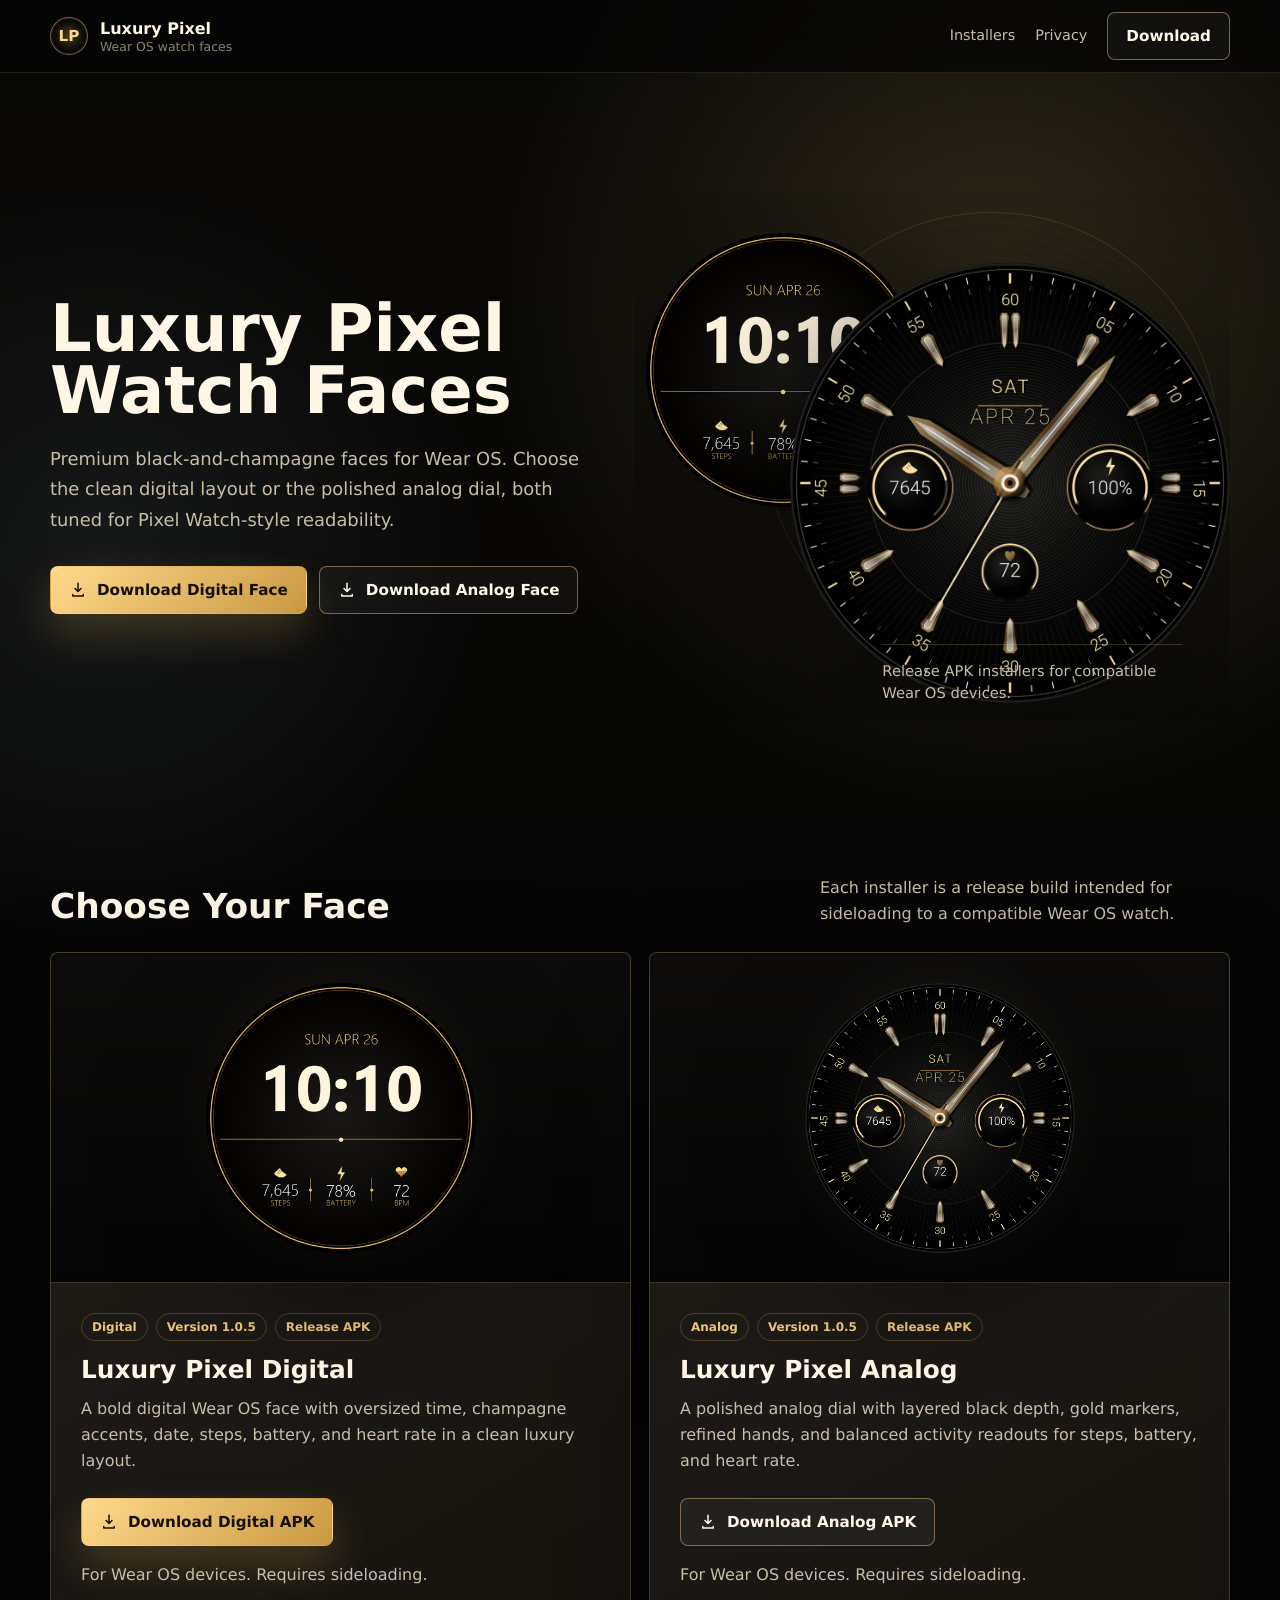
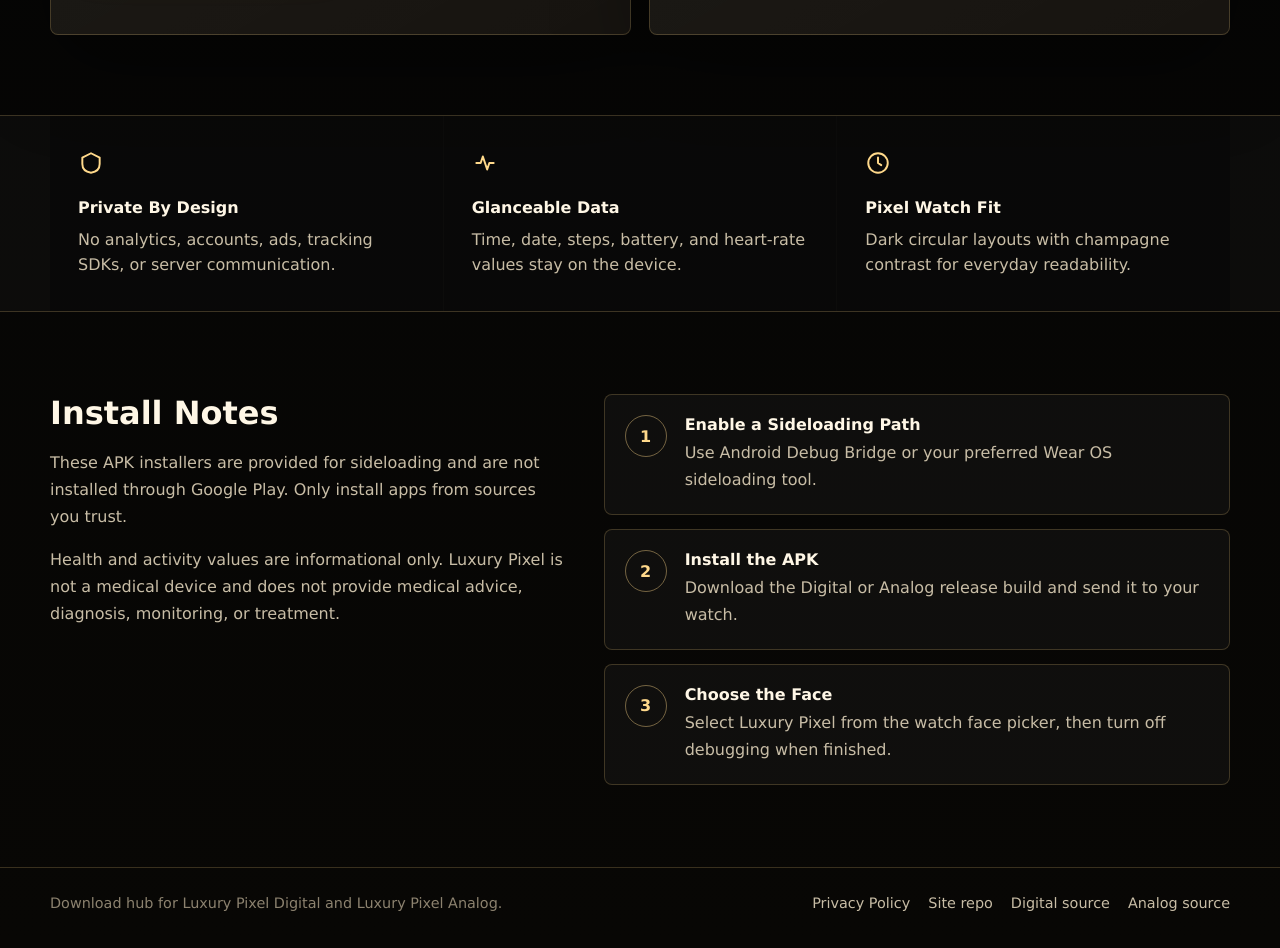
<file: index.html>
<!doctype html>
<html lang="en">
<head>
  <meta charset="utf-8">
  <meta name="viewport" content="width=device-width, initial-scale=1">
  <title>Luxury Pixel Watch Faces</title>
  <meta name="description" content="Download Luxury Pixel Digital and Luxury Pixel Analog installers for Wear OS.">
  <meta property="og:title" content="Luxury Pixel Watch Faces">
  <meta property="og:description" content="Premium black-and-champagne Wear OS faces with digital and analog installers.">
  <meta property="og:image" content="assets/app-icon.png">
  <link rel="icon" href="assets/app-icon.png">
  <link rel="stylesheet" href="styles.css">
</head>
<body>
  <header class="site-header">
    <nav class="nav" aria-label="Primary navigation">
      <a class="brand" href="./" aria-label="Luxury Pixel home">
        <span class="brand-mark" aria-hidden="true">LP</span>
        <span class="brand-text">
          <span class="brand-title">Luxury Pixel</span>
          <span class="brand-subtitle">Wear OS watch faces</span>
        </span>
      </a>
      <div class="nav-links">
        <a href="#installers">Installers</a>
        <a href="privacy.html">Privacy</a>
        <a class="button button-secondary" href="#installers">Download</a>
      </div>
    </nav>
  </header>

  <main>
    <section class="page-section hero" aria-labelledby="hero-title">
      <div class="hero-copy">
        <h1 id="hero-title">Luxury Pixel Watch Faces</h1>
        <p>
          Premium black-and-champagne faces for Wear OS. Choose the clean digital layout
          or the polished analog dial, both tuned for Pixel Watch-style readability.
        </p>
        <div class="hero-actions" aria-label="Primary downloads">
          <a class="button button-primary" href="installers/luxury-pixel-digital.apk" download>
            <svg viewBox="0 0 24 24" aria-hidden="true">
              <path d="M12 3v11m0 0 4-4m-4 4-4-4M5 18v2h14v-2" fill="none" stroke="currentColor" stroke-width="2" stroke-linecap="round" stroke-linejoin="round"/>
            </svg>
            Download Digital Face
          </a>
          <a class="button button-secondary" href="installers/luxury-pixel-analog.apk" download>
            <svg viewBox="0 0 24 24" aria-hidden="true">
              <path d="M12 3v11m0 0 4-4m-4 4-4-4M5 18v2h14v-2" fill="none" stroke="currentColor" stroke-width="2" stroke-linecap="round" stroke-linejoin="round"/>
            </svg>
            Download Analog Face
          </a>
        </div>
      </div>
      <div class="hero-stage" aria-hidden="true">
        <div class="watch-orbit"></div>
        <img class="watch-preview digital" src="assets/digital-preview.png" alt="">
        <img class="watch-preview analog" src="assets/analog-preview.png" alt="">
        <p class="hero-note">Release APK installers for compatible Wear OS devices.</p>
      </div>
    </section>

    <section class="page-section installers" id="installers" aria-labelledby="installers-title">
      <div class="section-heading">
        <h2 id="installers-title">Choose Your Face</h2>
        <p>Each installer is a release build intended for sideloading to a compatible Wear OS watch.</p>
      </div>

      <div class="installer-grid">
        <article class="installer-card">
          <div class="card-media">
            <img src="assets/digital-preview.png" alt="Luxury Pixel Digital watch face preview">
          </div>
          <div class="card-body">
            <div class="meta-row">
              <span class="meta">Digital</span>
              <span class="meta">Version 1.0.5</span>
              <span class="meta">Release APK</span>
            </div>
            <h3>Luxury Pixel Digital</h3>
            <p>
              A bold digital Wear OS face with oversized time, champagne accents, date,
              steps, battery, and heart rate in a clean luxury layout.
            </p>
            <div class="card-actions">
              <a class="button button-primary" href="installers/luxury-pixel-digital.apk" download>
                <svg viewBox="0 0 24 24" aria-hidden="true">
                  <path d="M12 3v11m0 0 4-4m-4 4-4-4M5 18v2h14v-2" fill="none" stroke="currentColor" stroke-width="2" stroke-linecap="round" stroke-linejoin="round"/>
                </svg>
                Download Digital APK
              </a>
            </div>
            <p class="fine-print">For Wear OS devices. Requires sideloading.</p>
          </div>
        </article>

        <article class="installer-card">
          <div class="card-media">
            <img src="assets/analog-preview.png" alt="Luxury Pixel Analog watch face preview">
          </div>
          <div class="card-body">
            <div class="meta-row">
              <span class="meta">Analog</span>
              <span class="meta">Version 1.0.5</span>
              <span class="meta">Release APK</span>
            </div>
            <h3>Luxury Pixel Analog</h3>
            <p>
              A polished analog dial with layered black depth, gold markers, refined hands,
              and balanced activity readouts for steps, battery, and heart rate.
            </p>
            <div class="card-actions">
              <a class="button button-secondary" href="installers/luxury-pixel-analog.apk" download>
                <svg viewBox="0 0 24 24" aria-hidden="true">
                  <path d="M12 3v11m0 0 4-4m-4 4-4-4M5 18v2h14v-2" fill="none" stroke="currentColor" stroke-width="2" stroke-linecap="round" stroke-linejoin="round"/>
                </svg>
                Download Analog APK
              </a>
            </div>
            <p class="fine-print">For Wear OS devices. Requires sideloading.</p>
          </div>
        </article>
      </div>
    </section>

    <section class="details-band" aria-label="Highlights">
      <div class="page-section details">
        <div class="detail">
          <svg viewBox="0 0 24 24" aria-hidden="true">
            <path d="M12 3 4 7v6c0 4.4 3.1 7.3 8 8 4.9-.7 8-3.6 8-8V7l-8-4Z" fill="none" stroke="currentColor" stroke-width="1.8" stroke-linejoin="round"/>
          </svg>
          <h3>Private By Design</h3>
          <p>No analytics, accounts, ads, tracking SDKs, or server communication.</p>
        </div>
        <div class="detail">
          <svg viewBox="0 0 24 24" aria-hidden="true">
            <path d="M4 12h4l2-6 4 12 2-6h4" fill="none" stroke="currentColor" stroke-width="1.8" stroke-linecap="round" stroke-linejoin="round"/>
          </svg>
          <h3>Glanceable Data</h3>
          <p>Time, date, steps, battery, and heart-rate values stay on the device.</p>
        </div>
        <div class="detail">
          <svg viewBox="0 0 24 24" aria-hidden="true">
            <path d="M12 21a9 9 0 1 0 0-18 9 9 0 0 0 0 18Zm0-14v5l3 2" fill="none" stroke="currentColor" stroke-width="1.8" stroke-linecap="round" stroke-linejoin="round"/>
          </svg>
          <h3>Pixel Watch Fit</h3>
          <p>Dark circular layouts with champagne contrast for everyday readability.</p>
        </div>
      </div>
    </section>

    <section class="page-section install-help" aria-labelledby="install-help-title">
      <div>
        <h2 id="install-help-title">Install Notes</h2>
        <p>
          These APK installers are provided for sideloading and are not installed through Google Play.
          Only install apps from sources you trust.
        </p>
        <p>
          Health and activity values are informational only. Luxury Pixel is not a medical device and
          does not provide medical advice, diagnosis, monitoring, or treatment.
        </p>
      </div>
      <div class="steps">
        <div class="step">
          <span class="step-number">1</span>
          <div>
            <h3>Enable a Sideloading Path</h3>
            <p>Use Android Debug Bridge or your preferred Wear OS sideloading tool.</p>
          </div>
        </div>
        <div class="step">
          <span class="step-number">2</span>
          <div>
            <h3>Install the APK</h3>
            <p>Download the Digital or Analog release build and send it to your watch.</p>
          </div>
        </div>
        <div class="step">
          <span class="step-number">3</span>
          <div>
            <h3>Choose the Face</h3>
            <p>Select Luxury Pixel from the watch face picker, then turn off debugging when finished.</p>
          </div>
        </div>
      </div>
    </section>
  </main>

  <footer class="site-footer">
    <div class="footer-inner">
      <span>Download hub for Luxury Pixel Digital and Luxury Pixel Analog.</span>
      <div class="footer-links">
        <a href="privacy.html">Privacy Policy</a>
        <a href="https://github.com/patriceac/luxury-pixel-watch-faces">Site repo</a>
        <a href="https://github.com/patriceac/luxury-pixel-digital-watch-face">Digital source</a>
        <a href="https://github.com/patriceac/luxury-pixel-analog-watch-face">Analog source</a>
      </div>
    </div>
  </footer>
</body>
</html>
</file>
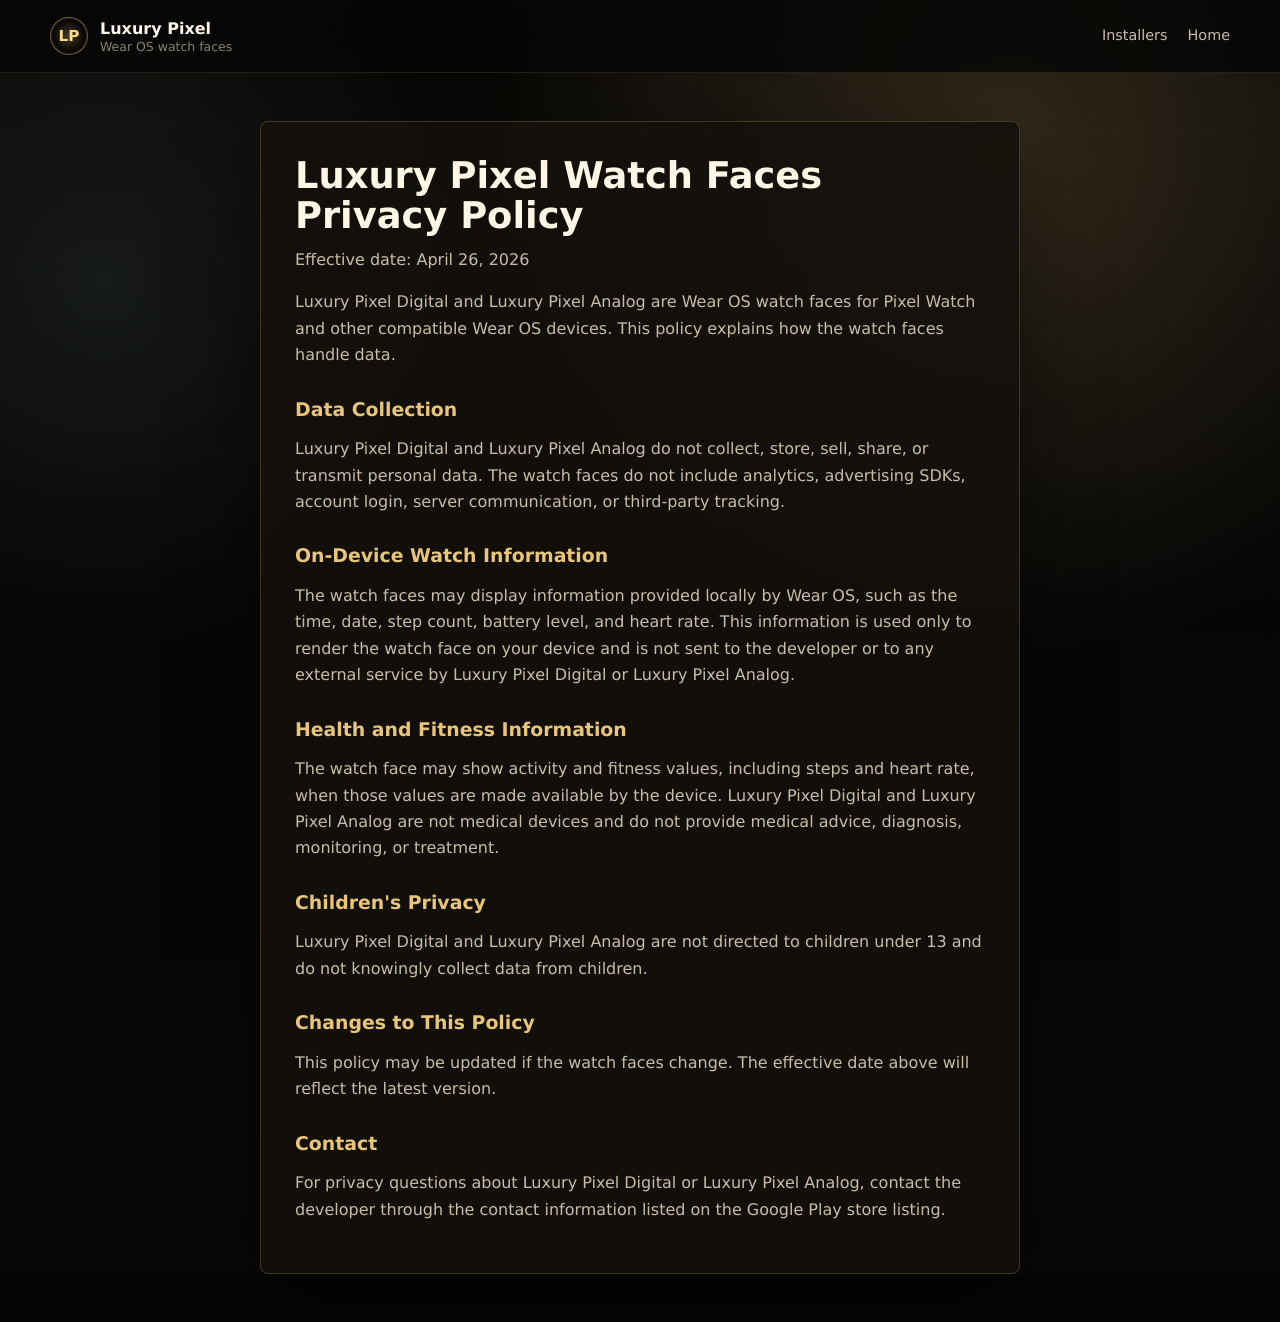
<file: privacy.html>
<!doctype html>
<html lang="en">
<head>
  <meta charset="utf-8">
  <meta name="viewport" content="width=device-width, initial-scale=1">
  <title>Luxury Pixel Watch Faces Privacy Policy</title>
  <link rel="stylesheet" href="styles.css">
</head>
<body>
  <header class="site-header">
    <nav class="nav" aria-label="Primary navigation">
      <a class="brand" href="./" aria-label="Luxury Pixel home">
        <span class="brand-mark" aria-hidden="true">LP</span>
        <span class="brand-text">
          <span class="brand-title">Luxury Pixel</span>
          <span class="brand-subtitle">Wear OS watch faces</span>
        </span>
      </a>
      <div class="nav-links">
        <a href="./#installers">Installers</a>
        <a href="./">Home</a>
      </div>
    </nav>
  </header>
  <main class="privacy-panel">
    <h1>Luxury Pixel Watch Faces Privacy Policy</h1>
    <p class="updated">Effective date: April 26, 2026</p>

    <p>
      Luxury Pixel Digital and Luxury Pixel Analog are Wear OS watch faces for Pixel Watch
      and other compatible Wear OS devices. This policy explains how the watch faces handle data.
    </p>

    <h2>Data Collection</h2>
    <p>
      Luxury Pixel Digital and Luxury Pixel Analog do not collect, store, sell, share, or transmit
      personal data. The watch faces do not include analytics, advertising SDKs, account login,
      server communication, or third-party tracking.
    </p>

    <h2>On-Device Watch Information</h2>
    <p>
      The watch faces may display information provided locally by Wear OS, such as the time,
      date, step count, battery level, and heart rate. This information is used only to render
      the watch face on your device and is not sent to the developer or to any external service
      by Luxury Pixel Digital or Luxury Pixel Analog.
    </p>

    <h2>Health and Fitness Information</h2>
    <p>
      The watch face may show activity and fitness values, including steps and heart rate, when
      those values are made available by the device. Luxury Pixel Digital and Luxury Pixel Analog
      are not medical devices and do not provide medical advice, diagnosis, monitoring, or treatment.
    </p>

    <h2>Children's Privacy</h2>
    <p>
      Luxury Pixel Digital and Luxury Pixel Analog are not directed to children under 13 and do
      not knowingly collect data from children.
    </p>

    <h2>Changes to This Policy</h2>
    <p>
      This policy may be updated if the watch faces change. The effective date above will reflect
      the latest version.
    </p>

    <h2>Contact</h2>
    <p>
      For privacy questions about Luxury Pixel Digital or Luxury Pixel Analog, contact the developer
      through the contact information listed on the Google Play store listing.
    </p>
  </main>
</body>
</html>
</file>
<file: styles.css>
:root {
  color-scheme: dark;
  --bg: #050505;
  --bg-soft: #0d0c0b;
  --surface: #14110d;
  --surface-2: #1c1710;
  --text: #fff7e6;
  --muted: #c8bda6;
  --dim: #8c826f;
  --gold: #e9c579;
  --gold-strong: #ffd98b;
  --line: rgba(233, 197, 121, 0.22);
  --line-bright: rgba(255, 217, 139, 0.42);
  --shadow: 0 30px 90px rgba(0, 0, 0, 0.42);
  --max: 1180px;
  font-family: Inter, ui-sans-serif, system-ui, -apple-system, BlinkMacSystemFont, "Segoe UI", sans-serif;
  background: var(--bg);
  color: var(--text);
  text-rendering: geometricPrecision;
}

* {
  box-sizing: border-box;
}

html {
  scroll-behavior: smooth;
}

body {
  min-height: 100vh;
  margin: 0;
  overflow-x: hidden;
  background:
    radial-gradient(circle at 78% 12%, rgba(233, 197, 121, 0.18), transparent 32rem),
    radial-gradient(circle at 8% 22%, rgba(139, 163, 176, 0.12), transparent 24rem),
    linear-gradient(180deg, #090806 0%, #050505 48%, #080705 100%);
  color: var(--text);
}

body::before {
  position: fixed;
  inset: 0;
  pointer-events: none;
  content: "";
  background-image:
    linear-gradient(rgba(255, 255, 255, 0.035) 1px, transparent 1px),
    linear-gradient(90deg, rgba(255, 255, 255, 0.028) 1px, transparent 1px);
  background-size: 64px 64px;
  mask-image: linear-gradient(to bottom, rgba(0, 0, 0, 0.35), transparent 72%);
}

a {
  color: inherit;
}

img {
  display: block;
  max-width: 100%;
}

.site-header {
  position: sticky;
  top: 0;
  z-index: 10;
  border-bottom: 1px solid rgba(233, 197, 121, 0.13);
  background: rgba(5, 5, 5, 0.8);
  backdrop-filter: blur(18px);
}

.nav {
  display: flex;
  width: min(calc(100% - 32px), var(--max));
  min-height: 72px;
  margin: 0 auto;
  align-items: center;
  justify-content: space-between;
  gap: 24px;
}

.brand {
  display: inline-flex;
  align-items: center;
  gap: 12px;
  text-decoration: none;
}

.brand-mark {
  display: grid;
  width: 38px;
  height: 38px;
  place-items: center;
  border: 1px solid var(--line-bright);
  border-radius: 50%;
  background:
    radial-gradient(circle, rgba(255, 217, 139, 0.24), transparent 58%),
    #0b0907;
  box-shadow: inset 0 0 0 1px rgba(255, 255, 255, 0.05);
  color: var(--gold-strong);
  font-size: 0.95rem;
  font-weight: 700;
}

.brand-text {
  display: grid;
  gap: 1px;
}

.brand-title {
  font-size: 1rem;
  font-weight: 720;
}

.brand-subtitle {
  color: var(--dim);
  font-size: 0.78rem;
}

.nav-links {
  display: flex;
  align-items: center;
  gap: 20px;
  color: var(--muted);
  font-size: 0.9rem;
}

.nav-links a {
  text-decoration: none;
}

.nav-links a:hover {
  color: var(--gold-strong);
}

.page-section {
  position: relative;
  width: min(calc(100% - 32px), var(--max));
  margin: 0 auto;
}

.hero {
  display: grid;
  min-height: calc(92vh - 72px);
  align-items: center;
  gap: 48px;
  grid-template-columns: minmax(0, 0.9fr) minmax(360px, 1fr);
  padding: 64px 0 54px;
}

.hero-copy {
  max-width: 560px;
  min-width: 0;
}

h1,
h2,
h3,
p {
  margin-top: 0;
}

h1 {
  margin-bottom: 22px;
  font-size: 4.1rem;
  line-height: 0.95;
  font-weight: 780;
}

.hero-copy p {
  margin-bottom: 30px;
  color: var(--muted);
  font-size: 1.12rem;
  line-height: 1.7;
}

.hero-actions,
.card-actions {
  display: flex;
  flex-wrap: wrap;
  gap: 12px;
}

.button {
  display: inline-flex;
  min-height: 48px;
  align-items: center;
  justify-content: center;
  gap: 10px;
  border: 1px solid transparent;
  border-radius: 8px;
  padding: 0 18px;
  font-size: 0.95rem;
  font-weight: 720;
  text-decoration: none;
  transition: transform 160ms ease, border-color 160ms ease, background 160ms ease, color 160ms ease;
}

.button svg {
  width: 18px;
  height: 18px;
  flex: 0 0 18px;
}

.button:hover {
  transform: translateY(-2px);
}

.button-primary {
  background: linear-gradient(135deg, var(--gold-strong), #c99841);
  color: #161008;
  box-shadow: 0 18px 42px rgba(211, 161, 73, 0.24);
}

.button-secondary {
  border-color: var(--line-bright);
  background: rgba(255, 255, 255, 0.04);
  color: var(--text);
}

.hero-stage {
  position: relative;
  min-height: 530px;
  overflow: hidden;
}

.watch-orbit {
  position: absolute;
  inset: 4% 2% auto auto;
  width: 76%;
  aspect-ratio: 1;
  border: 1px solid rgba(233, 197, 121, 0.2);
  border-radius: 50%;
  background:
    radial-gradient(circle, rgba(233, 197, 121, 0.1), transparent 54%),
    repeating-radial-gradient(circle, rgba(255, 255, 255, 0.04) 0 1px, transparent 1px 12px);
  opacity: 0.75;
}

.watch-preview {
  position: absolute;
  border-radius: 50%;
  filter: drop-shadow(0 28px 70px rgba(0, 0, 0, 0.55));
}

.watch-preview.analog {
  right: 0;
  bottom: 18px;
  width: min(440px, 74%);
}

.watch-preview.digital {
  left: 2%;
  top: 42px;
  width: min(290px, 46%);
}

.hero-note {
  position: absolute;
  right: 8%;
  bottom: 0;
  max-width: 300px;
  border-top: 1px solid var(--line);
  padding-top: 16px;
  color: var(--muted);
  font-size: 0.92rem;
  line-height: 1.55;
}

.section-heading {
  display: flex;
  margin-bottom: 26px;
  align-items: end;
  justify-content: space-between;
  gap: 24px;
}

.section-heading h2 {
  margin-bottom: 0;
  font-size: 2.15rem;
  line-height: 1.08;
}

.section-heading p {
  max-width: 410px;
  margin-bottom: 0;
  color: var(--muted);
  line-height: 1.6;
}

.installers {
  padding: 46px 0 80px;
}

.installer-grid {
  display: grid;
  gap: 18px;
  grid-template-columns: repeat(2, minmax(0, 1fr));
}

.installer-card {
  overflow: hidden;
  border: 1px solid var(--line);
  border-radius: 8px;
  background:
    linear-gradient(150deg, rgba(255, 255, 255, 0.055), rgba(255, 255, 255, 0.012)),
    var(--surface);
  box-shadow: var(--shadow);
}

.card-media {
  display: grid;
  min-height: 330px;
  place-items: center;
  border-bottom: 1px solid var(--line);
  background:
    radial-gradient(circle, rgba(233, 197, 121, 0.15), transparent 50%),
    linear-gradient(180deg, #0d0c0b, #050505);
}

.card-media img {
  width: min(270px, 70%);
  border-radius: 50%;
  filter: drop-shadow(0 22px 52px rgba(0, 0, 0, 0.55));
}

.card-body {
  padding: 30px;
}

.meta-row {
  display: flex;
  margin-bottom: 14px;
  flex-wrap: wrap;
  gap: 8px;
}

.meta {
  display: inline-flex;
  min-height: 28px;
  align-items: center;
  border: 1px solid var(--line);
  border-radius: 999px;
  padding: 0 10px;
  color: var(--gold);
  font-size: 0.75rem;
  font-weight: 720;
}

.installer-card h3 {
  margin-bottom: 12px;
  font-size: 1.55rem;
}

.installer-card p {
  color: var(--muted);
  font-size: 1rem;
  line-height: 1.62;
}

.card-actions {
  margin-top: 24px;
}

.fine-print {
  margin-top: 16px;
  color: var(--dim);
  font-size: 0.86rem;
}

.details-band {
  border-top: 1px solid var(--line);
  border-bottom: 1px solid var(--line);
  background: rgba(255, 255, 255, 0.025);
}

.details {
  display: grid;
  gap: 1px;
  grid-template-columns: repeat(3, minmax(0, 1fr));
}

.detail {
  padding: 34px 28px;
  background: rgba(5, 5, 5, 0.36);
}

.detail svg {
  width: 26px;
  height: 26px;
  margin-bottom: 18px;
  color: var(--gold-strong);
}

.detail h3 {
  margin-bottom: 10px;
  font-size: 1rem;
}

.detail p {
  margin-bottom: 0;
  color: var(--muted);
  line-height: 1.58;
}

.install-help {
  display: grid;
  gap: 40px;
  grid-template-columns: 0.82fr 1fr;
  padding: 82px 0;
}

.install-help h2 {
  margin-bottom: 18px;
  font-size: 2rem;
}

.install-help p {
  color: var(--muted);
  line-height: 1.68;
}

.steps {
  display: grid;
  gap: 14px;
}

.step {
  display: grid;
  gap: 18px;
  grid-template-columns: 42px 1fr;
  border: 1px solid var(--line);
  border-radius: 8px;
  padding: 20px;
  background: rgba(255, 255, 255, 0.035);
}

.step-number {
  display: grid;
  width: 42px;
  height: 42px;
  place-items: center;
  border: 1px solid var(--line-bright);
  border-radius: 50%;
  color: var(--gold-strong);
  font-weight: 780;
}

.step h3 {
  margin-bottom: 6px;
  font-size: 1rem;
}

.step p {
  margin-bottom: 0;
  color: var(--muted);
}

.privacy-panel {
  max-width: 760px;
  margin: 48px auto;
  border: 1px solid var(--line);
  border-radius: 8px;
  padding: 34px;
  background: rgba(20, 17, 13, 0.9);
  box-shadow: var(--shadow);
}

.privacy-panel h1 {
  margin-bottom: 10px;
  font-size: 2.3rem;
  line-height: 1.1;
}

.privacy-panel h2 {
  margin-top: 30px;
  color: var(--gold);
  font-size: 1.18rem;
}

.privacy-panel p,
.privacy-panel li {
  color: var(--muted);
  line-height: 1.65;
}

.updated {
  color: var(--dim);
}

.site-footer {
  border-top: 1px solid var(--line);
  padding: 28px 0 36px;
}

.footer-inner {
  display: flex;
  width: min(calc(100% - 32px), var(--max));
  margin: 0 auto;
  align-items: center;
  justify-content: space-between;
  gap: 20px;
  color: var(--dim);
  font-size: 0.9rem;
}

.footer-links {
  display: flex;
  flex-wrap: wrap;
  gap: 18px;
  justify-content: flex-end;
}

.footer-links a {
  color: var(--muted);
  text-decoration: none;
}

.footer-links a:hover {
  color: var(--gold-strong);
}

@media (max-width: 920px) {
  .hero,
  .install-help {
    grid-template-columns: 1fr;
  }

  .hero {
    min-height: auto;
    padding-top: 48px;
  }

  h1 {
    font-size: 3.05rem;
  }

  .hero-stage {
    min-height: 420px;
  }

  .section-heading {
    display: block;
  }

  .section-heading p {
    margin-top: 12px;
  }

  .installer-grid,
  .details {
    grid-template-columns: 1fr;
  }
}

@media (max-width: 640px) {
  .nav,
  .page-section,
  .footer-inner {
    width: calc(100% - 32px);
  }

  .nav {
    min-height: 66px;
  }

  .nav-links a:not(.button) {
    display: none;
  }

  .nav-links {
    display: none;
  }

  .brand-subtitle {
    display: none;
  }

  .button {
    width: 100%;
    max-width: none;
  }

  .nav .button {
    width: auto;
    min-height: 40px;
    padding: 0 12px;
    font-size: 0.82rem;
  }

  h1 {
    font-size: 2.45rem;
  }

  .hero-copy p {
    font-size: 1rem;
  }

  .hero-stage {
    min-height: 318px;
  }

  .hero-copy,
  .hero-stage {
    max-width: calc(100vw - 32px);
  }

  .hero-copy p,
  .hero-actions {
    width: 100%;
    max-width: 326px;
  }

  .watch-orbit {
    right: 4%;
    width: 78%;
  }

  .watch-preview.analog {
    right: 7%;
    bottom: 30px;
    width: 52%;
  }

  .watch-preview.digital {
    top: 34px;
    left: 4%;
    width: 40%;
  }

  .hero-note {
    display: none;
  }

  .card-media {
    min-height: 260px;
  }

  .card-body,
  .privacy-panel {
    padding: 24px;
  }

  .install-help {
    padding: 60px 0;
  }

  .footer-inner {
    align-items: flex-start;
    flex-direction: column;
  }

  .footer-links {
    justify-content: flex-start;
  }
}

@media (prefers-reduced-motion: reduce) {
  *,
  *::before,
  *::after {
    scroll-behavior: auto !important;
    transition: none !important;
  }
}
</file>
